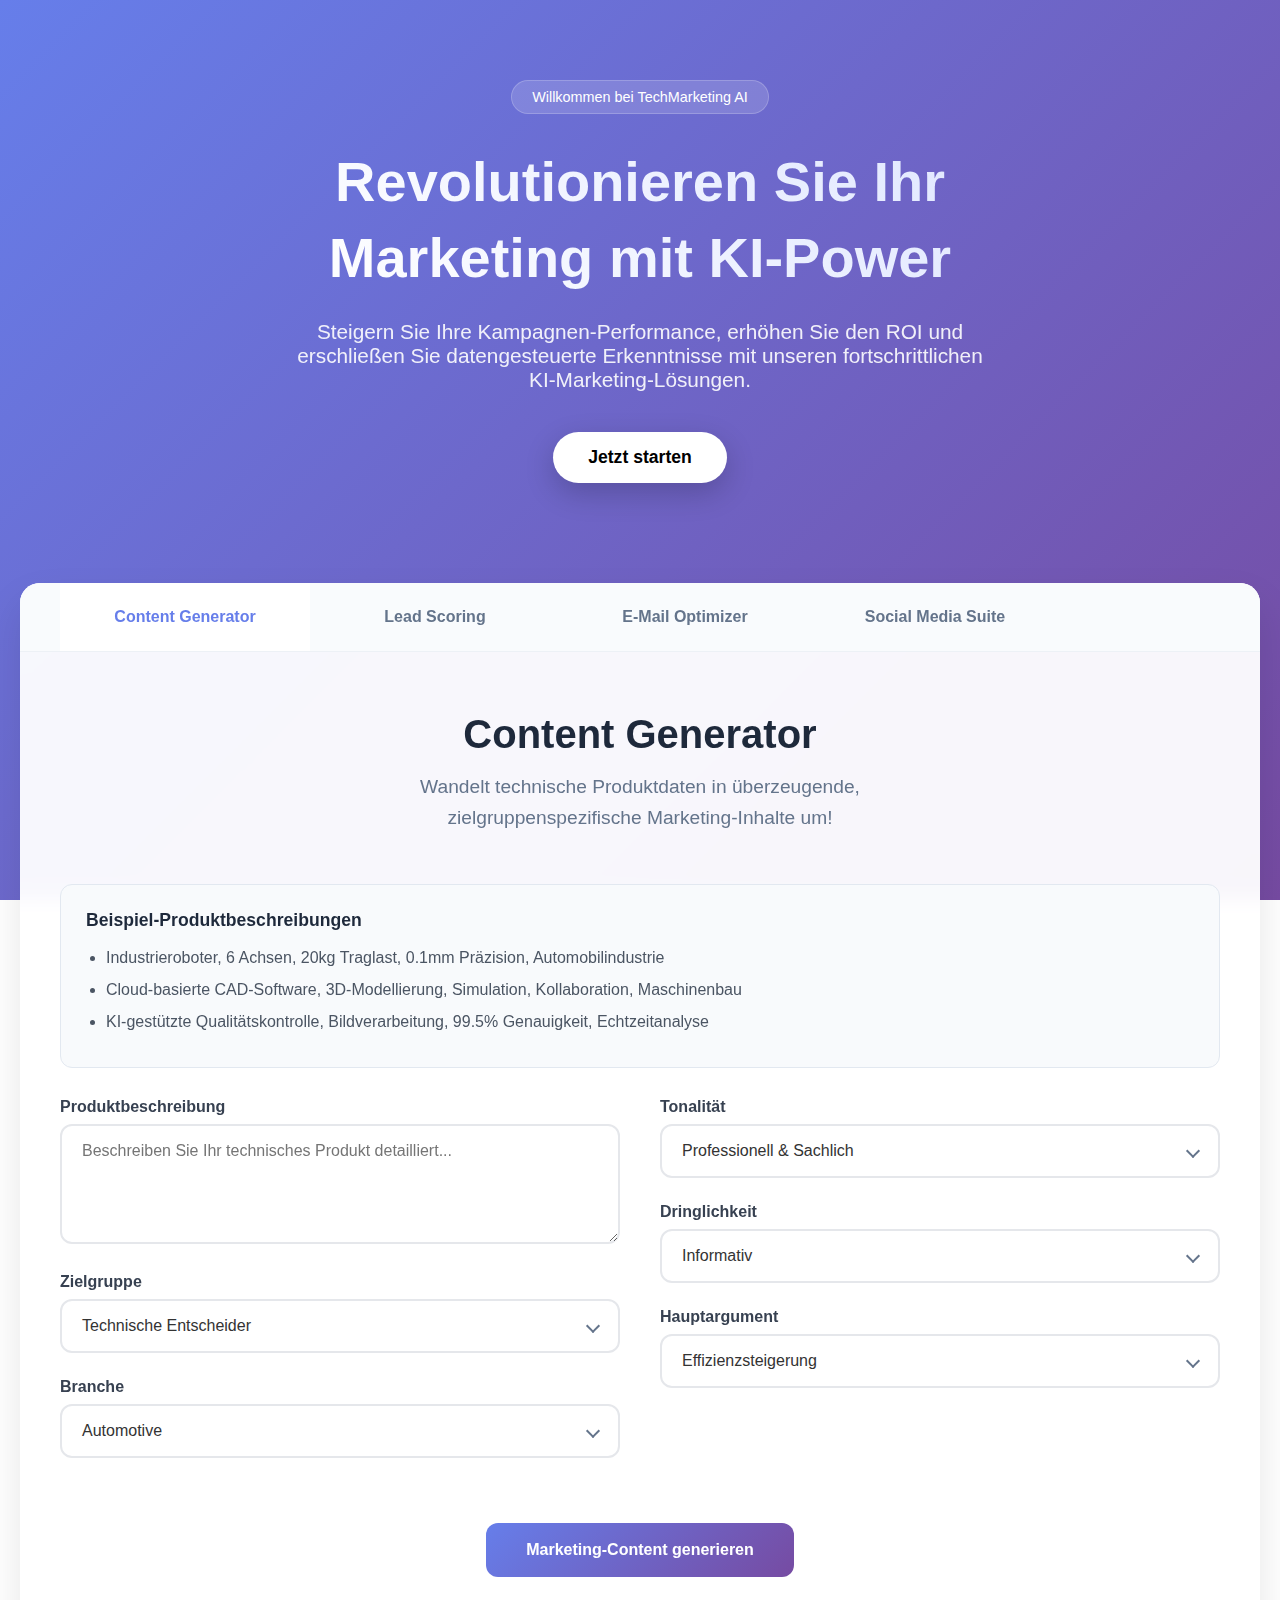
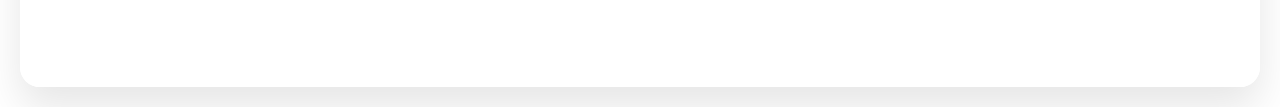
<file: index.html>
<!DOCTYPE html>
<html lang="de">
<head>
    <meta charset="UTF-8">
    <meta name="viewport" content="width=device-width, initial-scale=1.0">
    <title>TechMarketing AI Assistant</title>
    <style>
        * {
            margin: 0;
            padding: 0;
            box-sizing: border-box;
        }
        
        body {
            font-family: -apple-system, BlinkMacSystemFont, 'Segoe UI', Roboto, Oxygen, Ubuntu, Cantarell, sans-serif;
            background: linear-gradient(135deg, #667eea 0%, #764ba2 100%);
            min-height: 100vh;
            color: #333;
            background-attachment: fixed;
        }
        
        .main-container {
            min-height: 100vh;
            display: flex;
            flex-direction: column;
        }
        
        .header {
            background: rgba(255, 255, 255, 0.1);
            backdrop-filter: blur(10px);
            border-bottom: 1px solid rgba(255, 255, 255, 0.2);
            padding: 20px 0;
            position: sticky;
            top: 0;
            z-index: 100;
            display: none;
        }
        
        .nav {
            max-width: 1400px;
            margin: 0 auto;
            display: none;
            justify-content: space-between;
            align-items: center;
            padding: 0 40px;
        }
        
        .logo {
            font-size: 1.8em;
            font-weight: 700;
            color: white;
            text-decoration: none;
        }
        
        .nav-links {
            display: flex;
            gap: 40px;
            list-style: none;
        }
        
        .nav-links a {
            color: rgba(255, 255, 255, 0.9);
            text-decoration: none;
            font-weight: 500;
            transition: color 0.3s ease;
        }
        
        .nav-links a:hover {
            color: white;
        }
        
        .hero-section {
            text-align: center;
            padding: 80px 40px;
            color: white;
            max-width: 1000px;
            margin: 0 auto;
        }
        
        .hero-badge {
            display: inline-block;
            background: rgba(255, 255, 255, 0.15);
            padding: 8px 20px;
            border-radius: 25px;
            font-size: 0.9em;
            margin-bottom: 30px;
            border: 1px solid rgba(255, 255, 255, 0.2);
        }
        
        .hero-title {
            font-size: 3.5em;
            font-weight: 700;
            line-height: 1.35;
            margin-bottom: 25px;
            background: linear-gradient(45deg, #ffffff, #e0e7ff);
            -webkit-background-clip: text;
            -webkit-text-fill-color: transparent;
            background-clip: text;
        }
        
        .hero-subtitle {
            font-size: 1.3em;
            opacity: 0.9;
            margin-bottom: 40px;
            max-width: 700px;
            margin-left: auto;
            margin-right: auto;
            font-weight: 300;
        }
        
        .cta-button {
            background: white;
            color: #000000;
            padding: 15px 35px;
            border-radius: 50px;
            text-decoration: none;
            font-weight: 600;
            font-size: 1.1em;
            transition: all 0.3s ease;
            display: inline-block;
            box-shadow: 0 10px 30px rgba(0, 0, 0, 0.2);
        }
        
        .cta-button:hover {
            transform: translateY(-2px);
            box-shadow: 0 15px 40px rgba(0, 0, 0, 0.3);
        }
        
        .tools-container {
            background: rgba(255, 255, 255, 0.95);
            backdrop-filter: blur(10px);
            flex: 1;
            margin: 20px;
            border-radius: 20px;
            box-shadow: 0 20px 40px rgba(0, 0, 0, 0.1);
        }
        
        .tools-nav {
            background: rgba(248, 250, 252, 0.8);
            backdrop-filter: blur(5px);
            border-bottom: 1px solid rgba(226, 232, 240, 0.5);
            overflow-x: auto;
            border-radius: 20px 20px 0 0;
        }
        
        .tools-nav-inner {
            max-width: 1400px;
            margin: 0 auto;
            display: flex;
            padding: 0 40px;
        }
        
        .tool-tab {
            flex: none; 
            min-width: 250px;
            padding: 25px 20px;
            text-align: center;
            cursor: pointer;
            font-weight: 600;
            color: #64748b;
            transition: all 0.3s ease;
            border-bottom: 3px solid transparent;
            background: none;
            border: none;
            font-size: 1em;
        }
        
        .tool-tab:hover {
            color: #334155;
            background: #f1f5f9;
        }
        
        .tool-tab.active {
            color: #667eea;
            background: rgba(255, 255, 255, 0.9);
            backdrop-filter: blur(10px);
            border-bottom-color: #667eea;
        }
        
        .tool-content {
            max-width: 1400px;
            margin: 0 auto;
            padding: 60px 40px;
        }
        
        .tool-section {
            display: none;
        }
        
        .tool-section.active {
            display: block;
        }
        
        .section-header {
            text-align: center;
            margin-bottom: 50px;
        }
        
        .section-title {
            font-size: 2.5em;
            font-weight: 700;
            color: #1e293b;
            margin-bottom: 15px;
        }
        
        .section-description {
            font-size: 1.2em;
            color: #64748b;
            max-width: 600px;
            margin: 0 auto;
            line-height: 1.6;
        }
        
        .form-grid {
            display: grid;
            gap: 40px;
            margin-bottom: 40px;
        }
        
        .form-grid.two-column {
            grid-template-columns: 1fr 1fr;
        }
        
        .input-group {
            margin-bottom: 25px;
        }
        
        .input-label {
            display: block;
            margin-bottom: 8px;
            font-weight: 600;
            color: #374151;
            font-size: 1em;
        }
        
        .input-field {
            width: 100%;
            padding: 16px 20px;
            border: 2px solid #e5e7eb;
            border-radius: 12px;
            font-size: 16px;
            transition: all 0.3s ease;
            font-family: inherit;
            background: white;
        }
        
        .input-field:focus {
            outline: none;
            border-color: #667eea;
            box-shadow: 0 0 0 3px rgba(102, 126, 234, 0.1);
        }
        
        .input-field.textarea {
            height: 120px;
            resize: vertical;
        }
        
        .custom-select-wrapper {
            position: relative;
            width: 100%;
        }

        .custom-select-trigger {
            position: relative;
            cursor: pointer;
            width: 100%;
            padding: 16px 20px;
            border: 2px solid #e5e7eb;
            border-radius: 12px;
            font-size: 16px;
            background: white;
            transition: all 0.3s ease;
            user-select: none;
        }
        
        .custom-select-trigger::after {
            content: '';
            position: absolute;
            right: 20px;
            top: 50%;
            transform: translateY(-50%) rotate(45deg);
            width: 8px;
            height: 8px;
            border-bottom: 2px solid #64748b;
            border-right: 2px solid #64748b;
            transition: transform 0.3s ease;
        }

        .custom-select.open .custom-select-trigger {
            border-color: #667eea;
            box-shadow: 0 0 0 3px rgba(102, 126, 234, 0.1);
        }

        .custom-select.open .custom-select-trigger::after {
            transform: translateY(-50%) rotate(-135deg);
        }

        .custom-options {
            position: absolute;
            top: 110%;
            left: 0;
            right: 0;
            background: white;
            border: 1px solid #e5e7eb;
            border-radius: 12px;
            z-index: 101;
            box-shadow: 0 10px 20px rgba(0, 0, 0, 0.1);
            opacity: 0;
            visibility: hidden;
            transform: translateY(-10px);
            transition: all 0.3s ease;
        }

        .custom-select.open .custom-options {
            opacity: 1;
            visibility: visible;
            transform: translateY(0);
        }

        .custom-option {
            padding: 16px 20px;
            cursor: pointer;
            transition: background-color 0.2s ease;
            border-bottom: 1px solid #e5e7eb; 
        }

        .custom-option:last-child {
            border-bottom: none;
        }

        .custom-option:hover,
        .custom-option.selected {
            background-color: #f1f5f9;
            color: #667eea;
            font-weight: 500;
        }

        .action-button {
            background: linear-gradient(135deg, #667eea 0%, #764ba2 100%);
            color: white;
            border: none;
            padding: 18px 40px;
            font-size: 16px;
            font-weight: 600;
            border-radius: 12px;
            cursor: pointer;
            transition: all 0.3s ease;
            margin: 30px auto;
            display: block;
            min-width: 250px;
        }
        
        .action-button:hover {
            transform: translateY(-2px);
            box-shadow: 0 10px 25px rgba(102, 126, 234, 0.3);
        }
        
        .action-button:disabled {
            opacity: 0.6;
            cursor: not-allowed;
            transform: none;
        }
        
        .results-section {
            margin-top: 50px;
        }
        
        .result-card {
            background: white;
            border: 1px solid #e5e7eb;
            border-radius: 16px;
            padding: 30px;
            margin: 25px 0;
            box-shadow: 0 4px 6px -1px rgba(0, 0, 0, 0.1);
            transition: all 0.3s ease;
        }
        
        .result-card:hover {
            box-shadow: 0 10px 15px -3px rgba(0, 0, 0, 0.1);
        }
        
        .result-header {
            color: #1e293b;
            margin-bottom: 20px;
            font-size: 1.4em;
            font-weight: 600;
            display: flex;
            align-items: center;
            gap: 12px;
        }
        
        .result-content {
            color: #374151;
            line-height: 1.7;
            white-space: pre-line;
            font-size: 1em;
        }
        
        .score-display {
            text-align: center;
            padding: 40px;
            background: linear-gradient(135deg, #667eea 0%, #764ba2 100%);
            color: white;
            border-radius: 16px;
            margin: 30px 0;
        }
        
        .score-number {
            font-size: 4em;
            font-weight: 700;
            margin-bottom: 10px;
        }
        
        .score-label {
            font-size: 1.3em;
            opacity: 0.9;
        }
        
        .info-card {
            background: #f8fafc;
            border: 1px solid #e2e8f0;
            border-radius: 12px;
            padding: 25px;
            margin-bottom: 30px;
        }
        
        .info-card h4 {
            color: #1e293b;
            margin-bottom: 15px;
            font-size: 1.1em;
            font-weight: 600;
        }
        
        .info-card ul {
            color: #4b5563;
            padding-left: 20px;
        }
        
        .info-card li {
            margin-bottom: 8px;
            line-height: 1.5;
        }
        
        .loading {
            text-align: center;
            color: #667eea;
            font-size: 18px;
            margin: 30px 0;
            display: none;
            padding: 20px;
        }
        
        .platform-content {
            border: 1px solid #e5e7eb;
            border-radius: 12px;
            padding: 25px;
            margin: 20px 0;
            background: #fafbfc;
        }
        
        .platform-header {
            color: #1e293b;
            margin-bottom: 15px;
            font-weight: 600;
            font-size: 1.1em;
            display: flex;
            align-items: center;
            gap: 10px;
        }
        
        .platform-icon {
            width: 20px;
            height: 20px;
            border-radius: 4px;
            display: inline-block;
        }
        
        .linkedin { background: #0077b5; }
        .twitter { background: #1da1f2; }
        .facebook { background: #4267b2; }
        .instagram { background: linear-gradient(45deg, #f09433 0%,#e6683c 25%,#dc2743 50%,#cc2366 75%,#bc1888 100%); }
        
        .character-count {
            font-size: 0.9em;
            color: #6b7280;
            text-align: right;
            margin-top: 10px;
            font-style: italic;
        }
        
        .campaign-preview {
            border: 1px solid #d1d5db;
            border-radius: 12px;
            padding: 25px;
            margin: 20px 0;
            background: white;
        }
        
        .campaign-preview h4 {
            color: #667eea;
            margin-bottom: 15px;
            font-size: 1.1em;
            font-weight: 600;
        }
        
        @media (max-width: 768px) {
            .form-grid.two-column {
                grid-template-columns: 1fr;
            }
            
            .hero-title {
                font-size: 2.5em;
            }
            
            .nav {
                padding: 0 20px;
            }
            
            .tool-content {
                padding: 40px 20px;
            }
            
            .tools-nav-inner {
                padding: 0 20px;
            }
            
            .tools-nav {
                overflow-x: auto; 
            }
            
            .tool-tab {
                min-width: 200px;
            }
        }
    </style>
</head>
<body>
    <div class="main-container">
        <header class="header">
            <nav class="nav">
                <a href="#" class="logo">TechMarketing AI</a>
                <ul class="nav-links">
                    <li><a href="#tools">Tools</a></li>
                    <li><a href="#features">Features</a></li>
                    <li><a href="#pricing">Preise</a></li>
                </ul>
            </nav>
        </header>
        
        <section class="hero-section">
            <div class="hero-badge">Willkommen bei TechMarketing AI</div>
            <h1 class="hero-title">Revolutionieren Sie Ihr<br>Marketing mit KI-Power</h1>
            <p class="hero-subtitle">
                Steigern Sie Ihre Kampagnen-Performance, erhöhen Sie den ROI und erschließen Sie 
                datengesteuerte Erkenntnisse mit unseren fortschrittlichen KI-Marketing-Lösungen.
            </p>
            <a href="#tools" class="cta-button">Jetzt starten</a>
        </section>
        
        <div class="tools-container" id="tools">
            <nav class="tools-nav">
                <div class="tools-nav-inner">
                    <button class="tool-tab active" onclick="switchTab('content-generator')">
                        Content Generator
                    </button>
                    <button class="tool-tab" onclick="switchTab('lead-scoring')">
                        Lead Scoring
                    </button>
                    <button class="tool-tab" onclick="switchTab('email-optimizer')">
                        E-Mail Optimizer
                    </button>
                    <button class="tool-tab" onclick="switchTab('social-generator')">
                        Social Media Suite
                    </button>
                </div>
            </nav>
            
            <div class="tool-content">
                <div id="content-generator" class="tool-section active">
                    <div class="section-header">
                        <h2 class="section-title">Content Generator</h2>
                        <p class="section-description">
                            Wandelt technische Produktdaten in überzeugende, zielgruppenspezifische Marketing-Inhalte um!
                        </p>
                    </div>
                    
                    <div class="info-card">
                        <h4>Beispiel-Produktbeschreibungen</h4>
                        <ul>
                            <li>Industrieroboter, 6 Achsen, 20kg Traglast, 0.1mm Präzision, Automobilindustrie</li>
                            <li>Cloud-basierte CAD-Software, 3D-Modellierung, Simulation, Kollaboration, Maschinenbau</li>
                            <li>KI-gestützte Qualitätskontrolle, Bildverarbeitung, 99.5% Genauigkeit, Echtzeitanalyse</li>
                        </ul>
                    </div>
                    
                    <div class="form-grid two-column">
                        <div>
                            <div class="input-group">
                                <label class="input-label" for="productDescription">Produktbeschreibung</label>
                                <textarea id="productDescription" class="input-field textarea" placeholder="Beschreiben Sie Ihr technisches Produkt detailliert..."></textarea>
                            </div>
                            
                            <div class="input-group">
                                <label class="input-label" for="targetAudience">Zielgruppe</label>
                                <select id="targetAudience" class="input-field">
                                    <option value="technical">Technische Entscheider</option>
                                    <option value="management">Management/C-Level</option>
                                    <option value="procurement">Einkauf/Beschaffung</option>
                                    <option value="enduser">End-User</option>
                                </select>
                            </div>
                            
                            <div class="input-group">
                                <label class="input-label" for="industry">Branche</label>
                                <select id="industry" class="input-field">
                                    <option value="automotive">Automotive</option>
                                    <option value="manufacturing">Fertigungsindustrie</option>
                                    <option value="aerospace">Luft- & Raumfahrt</option>
                                    <option value="medical">Medizintechnik</option>
                                </select>
                            </div>
                        </div>
                        
                        <div>
                            <div class="input-group">
                                <label class="input-label" for="contentTone">Tonalität</label>
                                <select id="contentTone" class="input-field">
                                    <option value="professional">Professionell & Sachlich</option>
                                    <option value="innovative">Innovativ & Zukunftsorientiert</option>
                                    <option value="trustworthy">Vertrauensvoll & Etabliert</option>
                                </select>
                            </div>
                            
                            <div class="input-group">
                                <label class="input-label" for="urgency">Dringlichkeit</label>
                                <select id="urgency" class="input-field">
                                    <option value="low">Informativ</option>
                                    <option value="medium">Moderat</option>
                                    <option value="high">Hoch</option>
                                </select>
                            </div>
                            
                            <div class="input-group">
                                <label class="input-label" for="focusMetric">Hauptargument</label>
                                <select id="focusMetric" class="input-field">
                                    <option value="efficiency">Effizienzsteigerung</option>
                                    <option value="cost">Kosteneinsparung</option>
                                    <option value="quality">Qualitätsverbesserung</option>
                                </select>
                            </div>
                        </div>
                    </div>
                    
                    <button class="action-button" onclick="generateContent()">
                        Marketing-Content generieren
                    </button>
                    
                    <div class="loading" id="contentLoading">
                        KI analysiert Produktdaten und erstellt zielgruppenspezifische Inhalte...
                    </div>
                    
                    <div id="contentResults" class="results-section"></div>
                </div>
                
                <div id="lead-scoring" class="tool-section">
                    <div class="section-header">
                        <h2 class="section-title">Lead Scoring</h2>
                        <p class="section-description">
                            Bewertet potenzielle Kunden basierend auf Verhalten, Firmendaten und Interaktionen
                        </p>
                    </div>
                    
                    <div class="info-card">
                        <h4>Scoring-Faktoren</h4>
                        <ul>
                            <li>Unternehmensgröße & Branche</li>
                            <li>Website-Verhalten & Downloads</li>
                            <li>E-Mail-Engagement</li>
                            <li>Demografische Daten</li>
                        </ul>
                    </div>
                    
                    <div class="form-grid two-column">
                        <div>
                            <div class="input-group">
                                <label class="input-label" for="companyName">Unternehmens-E-Mail</label>
                                <input type="text" id="companyName" class="input-field" placeholder="z.B. info@bmw.de">
                            </div>
                            
                            <div class="input-group">
                                <label class="input-label" for="companySize">Unternehmensgröße</label>
                                <select id="companySize" class="input-field">
                                    <option value="startup">Startup (1-50 MA)</option>
                                    <option value="small">Klein (51-200 MA)</option>
                                    <option value="medium">Mittel (201-1000 MA)</option>
                                    <option value="large">Groß (1000+ MA)</option>
                                </select>
                            </div>
                        </div>
                        
                        <div>
                            <div class="input-group">
                                <label class="input-label" for="websiteVisits">Website-Besuche</label>
                                <select id="websiteVisits" class="input-field">
                                    <option value="0">Keine</option>
                                    <option value="1-3">1-3 Besuche</option>
                                    <option value="4-10">4-10 Besuche</option>
                                    <option value="10+">Mehr als 10</option>
                                </select>
                            </div>
                            
                            <div class="input-group">
                                <label class="input-label" for="emailEngagement">E-Mail Engagement</label>
                                <select id="emailEngagement" class="input-field">
                                    <option value="none">Keine E-Mails</option>
                                    <option value="low">Niedrig</option>
                                    <option value="medium">Mittel</option>
                                    <option value="high">Hoch</option>
                                </select>
                            </div>
                        </div>
                    </div>
                    
                    <button class="action-button" onclick="calculateLeadScore()">
                        Lead Score berechnen
                    </button>
                    
                    <div class="loading" id="scoringLoading">
                        KI analysiert Lead-Daten und berechnet Conversion-Wahrscheinlichkeit...
                    </div>
                    
                    <div id="scoringResults" class="results-section"></div>
                </div>
                
                <div id="email-optimizer" class="tool-section">
                    <div class="section-header">
                        <h2 class="section-title">E-Mail Optimizer</h2>
                        <p class="section-description">
                            Personalisiert automatisch E-Mail-Inhalte basierend auf Kundenverhalten
                        </p>
                    </div>
                    
                    <div class="info-card">
                        <h4>Personalisierungsoptionen</h4>
                        <ul>
                            <li>Branchen-spezifische Ansprache</li>
                            <li>Rollen-basierte Inhalte</li>
                            <li>A/B-Test Varianten</li>
                        </ul>
                    </div>
                    
                    <div class="form-grid two-column">
                        <div>
                            <div class="input-group">
                                <label class="input-label" for="emailProduct">Produkt/Service</label>
                                <input type="text" id="emailProduct" class="input-field" placeholder="z.B. Industrieroboter">
                            </div>
                            
                            <div class="input-group">
                                <label class="input-label" for="recipientRole">Empfänger-Rolle</label>
                                <select id="recipientRole" class="input-field">
                                    <option value="technical">Technische Entscheider</option>
                                    <option value="business">Business Entscheider</option>
                                    <option value="user">End-User</option>
                                </select>
                            </div>
                        </div>
                        
                        <div>
                            <div class="input-group">
                                <label class="input-label" for="customerStage">Customer Journey</label>
                                <select id="customerStage" class="input-field">
                                    <option value="cold">Cold Lead</option>
                                    <option value="warm">Warm Lead</option>
                                    <option value="hot">Hot Lead</option>
                                    <option value="customer">Bestandskunde</option>
                                </select>
                            </div>
                            
                            <div class="input-group">
                                <label class="input-label" for="urgencyLevel">Dringlichkeit</label>
                                <select id="urgencyLevel" class="input-field">
                                    <option value="low">Niedrig</option>
                                    <option value="medium">Mittel</option>
                                    <option value="high">Hoch</option>
                                </select>
                            </div>
                        </div>
                    </div>
                    
                    <button class="action-button" onclick="optimizeEmail()">
                        E-Mail-Kampagne optimieren
                    </button>
                    
                    <div class="loading" id="emailLoading">
                        KI optimiert E-Mail-Inhalte basierend auf Kundenprofil...
                    </div>
                    
                    <div id="emailResults" class="results-section"></div>
                </div>
                
                <div id="social-generator" class="tool-section">
                    <div class="section-header">
                        <h2 class="section-title">Social Media Suite</h2>
                        <p class="section-description">
                            Erstellt optimierte Posts für verschiedene Social Media Plattformen
                        </p>
                    </div>
                    
                    <div class="info-card">
                        <h4>Unterstützte Plattformen</h4>
                        <ul>
                            <li>LinkedIn (B2B-fokussiert)</li>
                            <li>Twitter/X (prägnant)</li>
                            <li>Facebook (engagement-orientiert)</li>
                        </ul>
                    </div>
                    
                    <div class="form-grid two-column">
                        <div>
                            <div class="input-group">
                                <label class="input-label" for="socialContent">Basis-Content</label>
                                <textarea id="socialContent" class="input-field textarea" placeholder="z.B. Unser neuer Industrieroboter revolutioniert die Fertigung..."></textarea>
                            </div>
                        </div>
                        
                        <div>
                            <div class="input-group">
                                <label class="input-label" for="socialGoal">Content-Ziel</label>
                                <select id="socialGoal" class="input-field">
                                    <option value="awareness">Brand Awareness</option>
                                    <option value="engagement">Engagement</option>
                                    <option value="leads">Lead-Generierung</option>
                                </select>
                            </div>
                        </div>
                    </div>
                    
                    <button class="action-button" onclick="generateSocialContent()">
                        Multi-Platform Content erstellen
                    </button>
                    
                    <div class="loading" id="socialLoading">
                        KI erstellt plattform-optimierte Posts...
                    </div>
                    
                    <div id="socialResults" class="results-section"></div>
                </div>
            </div>
        </div>
    </div>

    <script>
        function switchTab(tabId) {
            document.querySelectorAll('.tool-tab').forEach(tab => tab.classList.remove('active'));
            document.querySelectorAll('.tool-section').forEach(section => section.classList.remove('active'));
            event.target.classList.add('active'); 
            document.getElementById(tabId).classList.add('active');
        }

        function showLoading(loadingElementId) {
            document.getElementById(loadingElementId).style.display = 'block';
            document.querySelectorAll('.action-button').forEach(button => button.disabled = true);
        }

        function hideLoading(loadingElementId) {
            document.getElementById(loadingElementId).style.display = 'none';
            document.querySelectorAll('.action-button').forEach(button => button.disabled = false);
        }

        document.addEventListener('DOMContentLoaded', function() {
            document.querySelectorAll('select.input-field').forEach(function(selectElement) {
                const wrapper = document.createElement('div');
                wrapper.className = 'custom-select-wrapper';
                selectElement.parentNode.insertBefore(wrapper, selectElement);
                
                const customSelect = document.createElement('div');
                customSelect.className = 'custom-select';
                wrapper.appendChild(customSelect);

                selectElement.style.display = 'none';
                customSelect.appendChild(selectElement);

                const trigger = document.createElement('div');
                trigger.className = 'custom-select-trigger';
                trigger.textContent = selectElement.options[selectElement.selectedIndex].textContent;
                customSelect.appendChild(trigger);
                
                const options = document.createElement('div');
                options.className = 'custom-options';
                
                Array.from(selectElement.options).forEach(function(optionElement, index) {
                    const customOption = document.createElement('div');
                    customOption.className = 'custom-option';
                    customOption.textContent = optionElement.textContent;
                    customOption.dataset.value = optionElement.value;

                    if (selectElement.selectedIndex === index) {
                        customOption.classList.add('selected');
                    }
                    
                    customOption.addEventListener('click', function() {
                        const previouslySelected = options.querySelector('.custom-option.selected');
                        if (previouslySelected) {
                            previouslySelected.classList.remove('selected');
                        }
                        this.classList.add('selected');
                        trigger.textContent = this.textContent;
                        selectElement.value = this.dataset.value;
                        customSelect.classList.remove('open');
                    });
                    
                    options.appendChild(customOption);
                });
                
                customSelect.appendChild(options);
                
                trigger.addEventListener('click', function() {
                    customSelect.classList.toggle('open');
                });
            });

            window.addEventListener('click', function(e) {
                document.querySelectorAll('.custom-select').forEach(function(select) {
                    if (!select.contains(e.target)) {
                        select.classList.remove('open');
                    }
                });
            });
        });

        // --- NEU: Make.com Webhook Konfiguration ---
        const MAKE_WEBHOOKS = {
            leadScoring: 'https://hook.eu2.make.com/3imx9avl2lk9lr8yugjopzknv339977y',
            contentGenerated: 'https://hook.eu1.make.com/YOUR_WEBHOOK_ID_2', 
            emailOptimized: 'https://hook.eu1.make.com/YOUR_WEBHOOK_ID_3',
            socialContent: 'https://hook.eu1.make.com/YOUR_WEBHOOK_ID_4'
        };

        async function sendToMake(webhookUrl, data) {
            try {
                const response = await fetch(webhookUrl, {
                    method: 'POST',
                    headers: {
                        'Content-Type': 'application/json',
                    },
                    body: JSON.stringify({
                        timestamp: new Date().toISOString(),
                        source: 'TechMarketing_AI',
                        tool_version: '1.0',
                        ...data
                    })
                });
                
                if (response.ok) {
                    showMakeSuccess();
                    return await response.json();
                }
            } catch (error) {
                console.error('Make webhook error:', error);
            }
        }

        function showMakeSuccess() {
            const notification = document.createElement('div');
            notification.style.cssText = `
                position: fixed; top: 20px; right: 20px; background: #6366f1; 
                color: white; padding: 15px 20px; border-radius: 8px; z-index: 1000;
                font-weight: 600; box-shadow: 0 4px 12px rgba(99, 102, 241, 0.3);
            `;
            notification.textContent = '⚡ Make.com Scenario ausgelöst!';
            document.body.appendChild(notification);
            setTimeout(() => notification.remove(), 3000);
        }
        // --- Ende der Make.com Konfiguration ---

        // Content Generator
        function generateContent() {
            const productDesc = document.getElementById('productDescription').value.trim();
            const targetAudience = document.getElementById('targetAudience').value;
            const industry = document.getElementById('industry').value;
            const contentTone = document.getElementById('contentTone').value;
            const urgency = document.getElementById('urgency').value;
            const focusMetric = document.getElementById('focusMetric').value;
            const resultsDiv = document.getElementById('contentResults');
            
            if (!productDesc) {
                alert('Bitte geben Sie eine Produktbeschreibung ein!');
                return;
            }
            
            // Webhook Aufruf
            sendToMake(MAKE_WEBHOOKS.contentGenerated, { productDesc, targetAudience, industry, contentTone, urgency, focusMetric });

            showLoading('contentLoading');
            resultsDiv.innerHTML = ''; 

            setTimeout(() => {
                const generatedText = `
                    <div class="result-card">
                        <h3 class="result-header">Marketing-Beschreibung</h3>
                        <p class="result-content">
                            Revolutionäre Lösung für Ihre ${industry}-Industrie: ${productDesc}
                            Maßgeschneidert für ${targetAudience} mit ${contentTone} Tonalität und Fokus auf ${focusMetric}.
                            Unsere fortschrittliche Technologie bietet:
                            • Höchste Präzision und Zuverlässigkeit
                            • Nachgewiesene Effizienzsteigerung und Kosteneinsparungen
                            • Nahtlose Integration in bestehende Systeme
                            • Deutsche Premium-Qualität mit 24/7 Support
                            Handeln Sie jetzt, um Ihre ${focusMetric} zu maximieren! Fordern Sie noch heute eine kostenlose Beratung an!
                        </p>
                    </div>
                `;
                resultsDiv.innerHTML = generatedText;
                hideLoading('contentLoading');
            }, 2000);
        }

        // Lead Scoring
        function calculateLeadScore() {
            const companyEmail = document.getElementById('companyName').value.trim();
            const companySize = document.getElementById('companySize').value;
            const websiteVisits = document.getElementById('websiteVisits').value;
            const emailEngagement = document.getElementById('emailEngagement').value;
            const resultsDiv = document.getElementById('scoringResults');

            if (!companyEmail) {
                alert('Bitte geben Sie einen Unternehmens-E-Mail ein!');
                return;
            }

            // SCORE ERST BERECHNEN, DANN SENDEN
    let score = 0;
    if (companySize === 'large') score += 30;
    else if (companySize === 'medium') score += 20;
    else if (companySize === 'small') score += 10;
    else if (companySize === 'startup') score += 5;

    if (websiteVisits === '10+') score += 40;
    else if (websiteVisits === '4-10') score += 25;
    else if (websiteVisits === '1-3') score += 10;

    if (emailEngagement === 'high') score += 30;
    else if (emailEngagement === 'medium') score += 15;
    else if (emailEngagement === 'low') score += 5;

    // PRIORITÄT BESTIMMEN
    let priority = '';
    let scoreDescription = '';
    if (score >= 80) {
        priority = 'HOT';
        scoreDescription = 'Sehr hohes Potenzial (Hot Lead)';
    } else if (score >= 50) {
        priority = 'WARM';
        scoreDescription = 'Hohes Potenzial (Warm Lead)';
    } else {
        priority = 'COLD';
        scoreDescription = 'Mäßiges Potenzial (Cold Lead)';
    }

            // Webhook Aufruf
            // Company Name aus E-Mail extrahieren
const company = companyEmail.includes('@') ? companyEmail.split('@')[1].split('.')[0] : companyEmail;

sendToMake(MAKE_WEBHOOKS.leadScoring, { 
    email: companyEmail,  // Für HubSpot
    company: company,     // Extrahiert aus E-Mail
    score: score,                    // ← NEU
    priority: priority,              // ← NEU  
    scoreDescription: scoreDescription, // ← NEU
    companySize, 
    websiteVisits, 
    emailEngagement 
});
            showLoading('scoringLoading');
            resultsDiv.innerHTML = '';

            setTimeout(() => {
                let score = 0;
                if (companySize === 'large') score += 30;
                else if (companySize === 'medium') score += 20;
                else if (companySize === 'small') score += 10;

                if (websiteVisits === '10+') score += 40;
                else if (websiteVisits === '4-10') score += 25;
                else if (websiteVisits === '1-3') score += 10;

                if (emailEngagement === 'high') score += 30;
                else if (emailEngagement === 'medium') score += 15;
                else if (emailEngagement === 'low') score += 5;

                let scoreDescription = '';
                if (score >= 80) scoreDescription = 'Sehr hohes Potenzial (Hot Lead)';
                else if (score >= 50) scoreDescription = 'Hohes Potenzial (Warm Lead)';
                else scoreDescription = 'Mäßiges Potenzial (Cold Lead)';

                const result = `
                    <div class="score-display">
                        <div class="score-number">${score}</div>
                        <div class="score-label">Lead Score</div>
                    </div>
                    <div class="result-card">
                        <h3 class="result-header">Empfehlung</h3>
                        <p class="result-content">Basierend auf den Eingaben ist der Lead für "${companyName}" ein ${scoreDescription}.</p>
                    </div>
                `;
                resultsDiv.innerHTML = result;
                hideLoading('scoringLoading');
            }, 2000);
        }

        // Email Optimizer
        function optimizeEmail() {
            const emailProduct = document.getElementById('emailProduct').value.trim();
            const recipientRole = document.getElementById('recipientRole').value;
            const customerStage = document.getElementById('customerStage').value;
            const urgencyLevel = document.getElementById('urgencyLevel').value;
            const resultsDiv = document.getElementById('emailResults');

            if (!emailProduct) {
                alert('Bitte geben Sie ein Produkt/Service für die E-Mail ein!');
                return;
            }
            
            // Webhook Aufruf
            sendToMake(MAKE_WEBHOOKS.emailOptimized, { emailProduct, recipientRole, customerStage, urgencyLevel });

            showLoading('emailLoading');
            resultsDiv.innerHTML = '';

            setTimeout(() => {
                let subjectLine = '';
                let emailBody = '';

                switch (customerStage) {
                    case 'cold':
                        subjectLine = `Entdecken Sie, wie ${emailProduct} Ihr Geschäft transformiert!`;
                        emailBody = `Sehr geehrte/r Entscheidungsträger/in,\n\nwir möchten Ihnen ${emailProduct} vorstellen – eine Lösung, die darauf ausgelegt ist, Ihre Herausforderungen zu meistern.\n\nErfahren Sie, wie Sie mit ${emailProduct} Ihre Prozesse optimieren können.\nWir freuen uns auf Ihre Kontaktaufnahme.`;
                        break;
                    case 'warm':
                        subjectLine = `Neue Einblicke zu ${emailProduct} – speziell für Sie!`;
                        emailBody = `Sehr geehrte/r ${recipientRole}-Entscheider/in,\n\nwir freuen uns über Ihr Interesse an ${emailProduct}. Basierend auf Ihren Präferenzen haben wir exklusive Informationen zusammengestellt, die Ihnen helfen, das volle Potenzial zu erkennen.\n\nKlicken Sie hier für eine personalisierte Demo: [Link zur Demo]\nWir sind überzeugt, dass ${emailProduct} Ihre Erwartungen übertreffen wird.`;
                        break;
                    case 'hot':
                        subjectLine = `Ihr exklusives Angebot für ${emailProduct} – nur für kurze Zeit!`;
                        emailBody = `Hallo!\n\nEs scheint, Sie sind bereit, mit ${emailProduct} den nächsten Schritt zu gehen. Als Ausdruck unserer Wertschätzung haben wir ein spezielles Angebot für Sie vorbereitet, das perfekt zu Ihren Anforderungen als ${recipientRole} passt.\n\nDieses Angebot ist ${urgencyLevel === 'high' ? 'nur für kurze Zeit verfügbar' : 'zeitlich begrenzt'}. Verpassen Sie nicht die Gelegenheit, Ihre ${emailProduct}-Implementierung zu starten.\n\nJetzt zugreifen: [Link zum Angebot]`;
                        break;
                    case 'customer':
                        subjectLine = `Bleiben Sie dran: Updates & Best Practices für Ihr ${emailProduct}`;
                        emailBody = `Liebe/r Kunde/in,\n\nwir hoffen, dass Sie mit ${emailProduct} weiterhin hervorragende Ergebnisse erzielen. Wir haben spannende Updates und Best Practices für Sie, die Ihnen helfen, noch mehr aus Ihrer Lösung herauszuholen.\n\nEntdecken Sie neue Funktionen und Tipps: [Link zu Updates]\nVielen Dank für Ihr Vertrauen in uns!`;
                        break;
                }

                const result = `
                    <div class="result-card">
                        <h3 class="result-header">Optimierter E-Mail Betreff</h3>
                        <p class="result-content">${subjectLine}</p>
                    </div>
                    <div class="result-card">
                        <h3 class="result-header">Optimierter E-Mail Inhalt</h3>
                        <p class="result-content">${emailBody}</p>
                    </div>
                `;
                resultsDiv.innerHTML = result;
                hideLoading('emailLoading');
            }, 2000);
        }

        // Social Media Generator
        function generateSocialContent() {
            const socialContent = document.getElementById('socialContent').value.trim();
            const socialGoal = document.getElementById('socialGoal').value;
            const resultsDiv = document.getElementById('socialResults');

            if (!socialContent) {
                alert('Bitte geben Sie einen Basis-Content für Social Media ein!');
                return;
            }

            // Webhook Aufruf
            sendToMake(MAKE_WEBHOOKS.socialContent, { socialContent, socialGoal });

            showLoading('socialLoading');
            resultsDiv.innerHTML = '';

            setTimeout(() => {
                let linkedinPost = '';
                let twitterPost = '';
                let facebookPost = '';

                linkedinPost = `**LinkedIn (B2B, Professional):**\n"${socialContent}"\n\n${socialGoal === 'awareness' ? 'Erfahren Sie, wie diese Innovation Ihre Branche voranbringen kann. #Innovation #TechMarketing #B2B' : ''}${socialGoal === 'engagement' ? 'Was denken Sie darüber? Diskutieren Sie mit uns! #FutureTech #BusinessInnovation' : ''}${socialGoal === 'leads' ? 'Fordern Sie jetzt eine Demo an und entdecken Sie das volle Potenzial: [Link zur Landing Page] #LeadGeneration #Solution' : ''}`;
                twitterPost = `**Twitter/X (Concise, Engaging):**\n"${socialContent.substring(0, 150)}..."\n\n${socialGoal === 'awareness' ? 'Game-Changer in der Tech-Welt! #TechNews #Innovation' : ''}${socialGoal === 'engagement' ? 'Ihre Meinung zählt! 👇 #TechTalk #FutureOfWork' : ''}${socialGoal === 'leads' ? 'Jetzt mehr erfahren & Demo buchen! [Kurzlink] #TechSolutions #GetStarted' : ''}`;
                facebookPost = `**Facebook (Community, Engagement):**\n"${socialContent}"\n\n${socialGoal === 'awareness' ? 'Wir sind stolz, Ihnen unsere neueste Innovation vorstellen zu dürfen! Teilen Sie diesen Beitrag, wenn Sie begeistert sind! ✨ #TechCommunity #DigitalMarketing' : ''}${socialGoal === 'engagement' ? 'Welchen Einfluss hat das auf Ihren Alltag? Kommentieren Sie unten! 👇 Wir freuen uns auf Ihre Gedanken! #InnovationForYou #Technology' : ''}${socialGoal === 'leads' ? 'Bereit, den nächsten Schritt zu gehen? Besuchen Sie unsere Website für alle Details und ein spezielles Angebot: [Link zur Website] #ExclusiveOffer #TechDeals' : ''}`;

                const result = `
                    <div class="platform-content">
                        <h4 class="platform-header"><span class="platform-icon linkedin"></span> LinkedIn Post</h4>
                        <p class="result-content">${linkedinPost}</p>
                    </div>
                    <div class="platform-content">
                        <h4 class="platform-header"><span class="platform-icon twitter"></span> Twitter/X Post</h4>
                        <p class="result-content">${twitterPost}</p>
                    </div>
                    <div class="platform-content">
                        <h4 class="platform-header"><span class="platform-icon facebook"></span> Facebook Post</h4>
                        <p class="result-content">${facebookPost}</p>
                    </div>
                    `;
                resultsDiv.innerHTML = result;
                hideLoading('socialLoading');
            }, 2000);
        }
    </script>
</body>
</html>
</file>
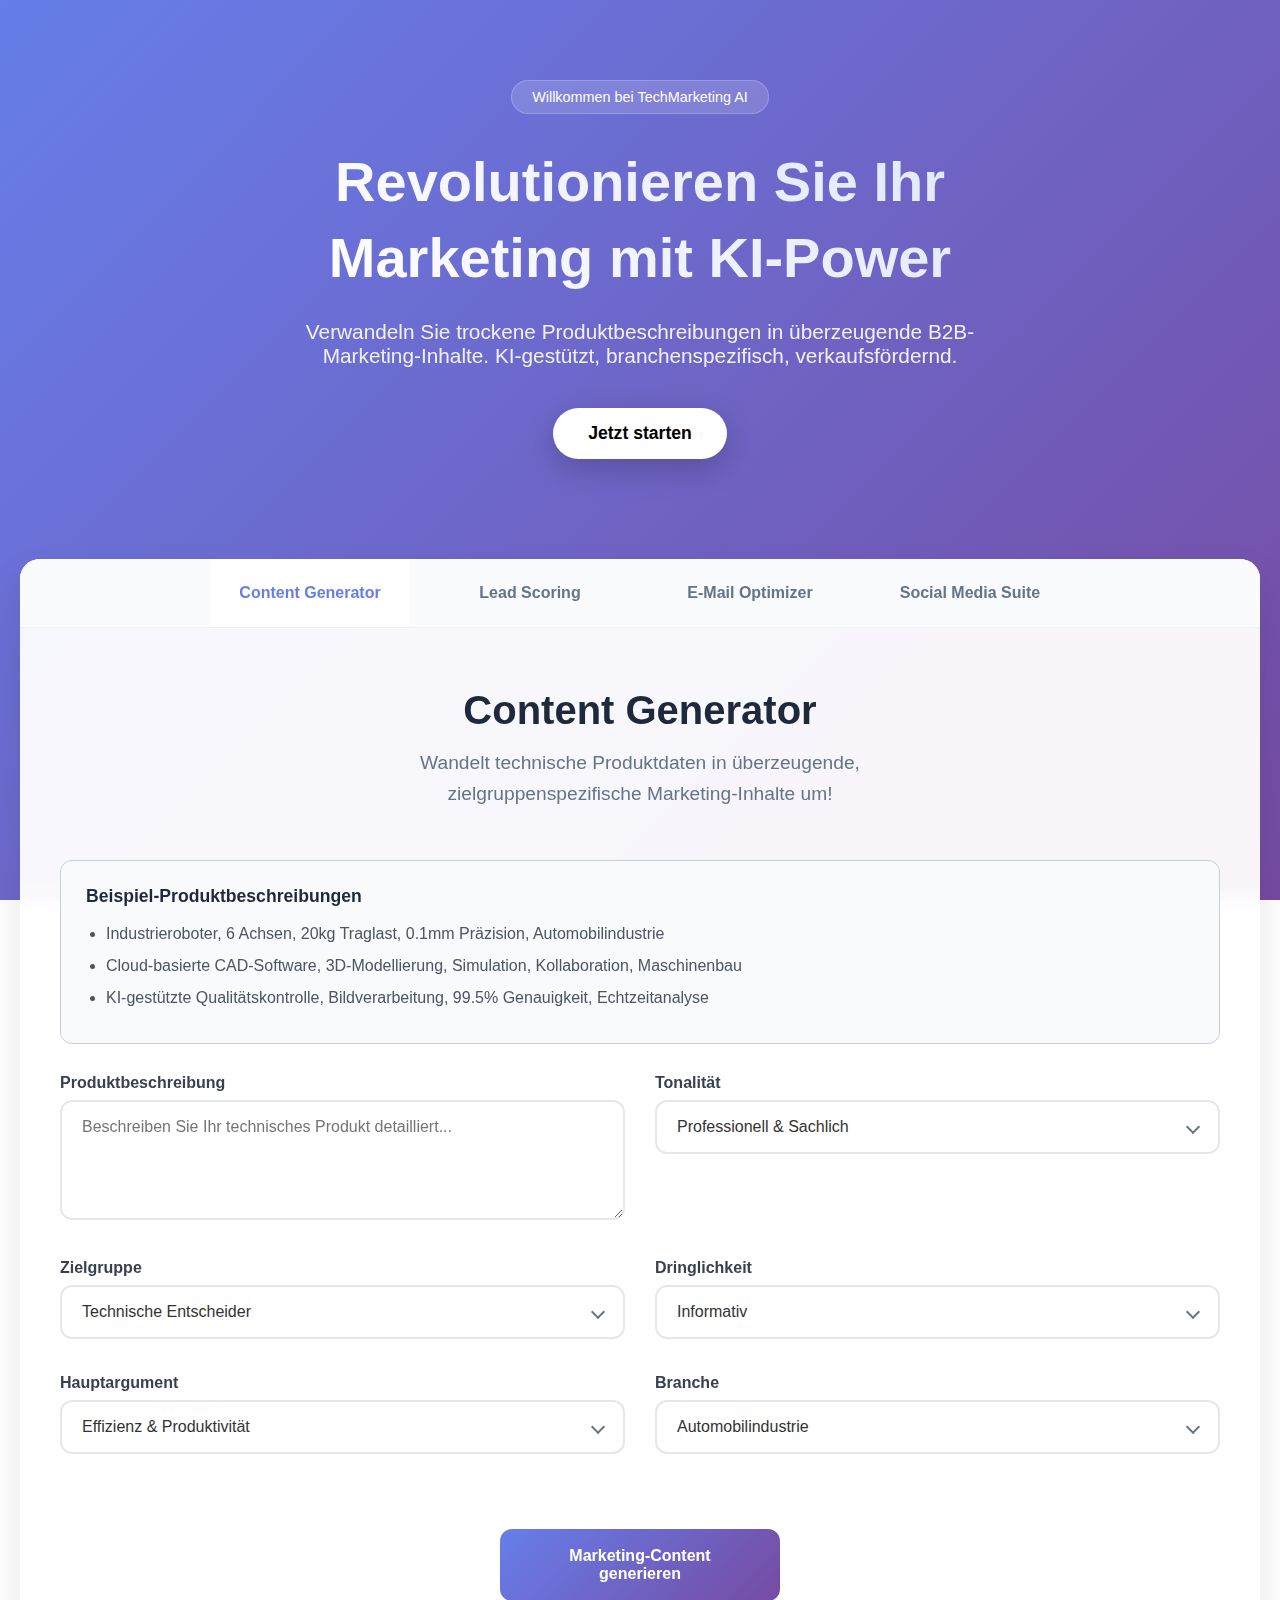
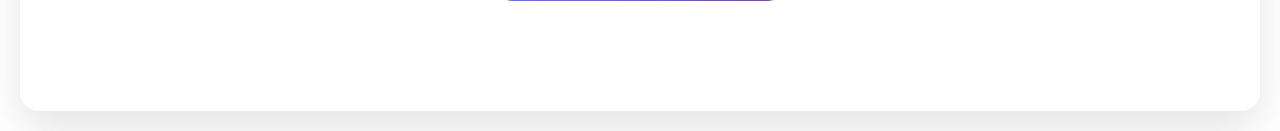
<file: docs/index.html>
<!DOCTYPE html>
<html lang="de">
<head>
    <meta charset="UTF-8">
    <meta name="viewport" content="width=device-width, initial-scale=1.0">
    <title>TechMarketing Assistant</title>
    
    <link rel="stylesheet" href="css/style.css">
    
</head>
<body>
    
    <div class="main-container">
        <div class="hero-section">
            <div class="hero-badge">Willkommen bei TechMarketing AI</div>
            <h1 class="hero-title">Revolutionieren Sie Ihr<br>Marketing mit KI-Power</h1>
            <p class="hero-subtitle">Verwandeln Sie trockene Produktbeschreibungen in überzeugende B2B-Marketing-Inhalte. KI-gestützt, branchenspezifisch, verkaufsfördernd.</p>
            <a href="#tools" class="cta-button">Jetzt starten</a>
        </div>

        <div class="tools-container" id="tools">
            <nav class="tools-nav">
                <div class="tools-nav-inner">
                    <button class="tool-tab active" onclick="switchTab('contentGenerator')">
                        Content Generator
                    </button>
                    <button class="tool-tab" onclick="switchTab('leadScoring')">
                        Lead Scoring
                    </button>
                    <button class="tool-tab" onclick="switchTab('emailOptimizer')">
                        E-Mail Optimizer
                    </button>
                    <button class="tool-tab" onclick="switchTab('socialContent')">
                        Social Media Suite
                    </button>
                </div>
            </nav>

            <div class="tool-content">
                <!-- Content Generator Section -->
                <div id="contentGenerator" class="tool-section active">
                    <div class="section-header">
                        <h2 class="section-title">Content Generator</h2>
                        <p class="section-description">
                            Wandelt technische Produktdaten in überzeugende, zielgruppenspezifische Marketing-Inhalte um!
                        </p>
                    </div>

                    <div class="info-card">
                        <h4>Beispiel-Produktbeschreibungen</h4>
                        <ul>
                            <li>Industrieroboter, 6 Achsen, 20kg Traglast, 0.1mm Präzision, Automobilindustrie</li>
                            <li>Cloud-basierte CAD-Software, 3D-Modellierung, Simulation, Kollaboration, Maschinenbau</li>
                            <li>KI-gestützte Qualitätskontrolle, Bildverarbeitung, 99.5% Genauigkeit, Echtzeitanalyse</li>
                        </ul>
                    </div>

                    <div class="form-grid content-layout">
    <div class="input-group description-field">
        <label class="input-label">Produktbeschreibung</label>
        <textarea id="productDescription" class="input-field textarea" 
            placeholder="Beschreiben Sie Ihr technisches Produkt detailliert..."></textarea>
    </div>

    <div class="input-group tonality-field">
        <label class="input-label">Tonalität</label>
        <select id="contentTone" class="input-field">
            <option value="professional">Professionell & Sachlich</option>
            <option value="friendly">Freundlich & Zugänglich</option>
            <option value="urgent">Dringlich & Überzeugend</option>
            <option value="innovative">Innovativ & Visionär</option>
        </select>
    </div>

    <div class="input-group target-field">
        <label class="input-label">Zielgruppe</label>
        <select id="targetAudience" class="input-field">
            <option value="b2b">Technische Entscheider</option>
            <option value="technical">End-User</option>
            <option value="management">Management/C-Level</option>
            <option value="procurement">Einkauf</option>
        </select>
    </div>

    <div class="input-group urgency-field">
        <label class="input-label">Dringlichkeit</label>
        <select id="urgency" class="input-field">
            <option value="low">Informativ</option>
            <option value="medium">Überzeugend</option>
            <option value="high">Handlungsauffordernd</option>
        </select>
    </div>

    <div class="input-group argument-field">
        <label class="input-label">Hauptargument</label>
        <select id="focusMetric" class="input-field">
            <option value="efficiency">Effizienz & Produktivität</option>
            <option value="quality">Qualität & Präzision</option>
            <option value="cost">Kosteneinsparung</option>
            <option value="innovation">Innovation & Technologie</option>
        </select>
    </div>

    <div class="input-group industry-field">
        <label class="input-label">Branche</label>
        <select id="industry" class="input-field">
            <option value="automotive">Automobilindustrie</option>
            <option value="manufacturing">Produktion & Fertigung</option>
            <option value="aerospace">Luft- & Raumfahrt</option>
            <option value="energy">Energiewirtschaft</option>
            <option value="tech">Technologie</option>
        </select>
    </div>
</div>

                    <button class="action-button" onclick="generateContent()">
                        Marketing-Content generieren
                    </button>

                    <div class="loading" id="contentLoading">
                        Generiere personalisierten Marketing-Content...
                    </div>

                    <div id="contentResults" class="results-section"></div>
                </div>

                <!-- Lead Scoring Section -->
                <div id="leadScoring" class="tool-section">
                    <div class="section-header">
                        <h2 class="section-title">Lead Scoring</h2>
                        <p class="section-description">
                            Bewerten Sie automatisch das Potenzial Ihrer Leads!
                        </p>
                    </div>

                    <div class="info-card">
                        <h4>Scoring-Faktoren</h4>
                        <ul>
                            <li>Unternehmensgröße & Branche</li>
                            <li>Website-Verhalten & Downloads</li>
                            <li>E-Mail-Engagement</li>
                        </ul>
                    </div>

                   <div class="form-grid lead-layout">
    <div class="input-group email-field">
        <label class="input-label">Unternehmens-E-Mail</label>
        <input type="email" id="companyName" class="input-field" 
            placeholder="z.B. info@bmw.de">
    </div>

    <div class="input-group website-field">
        <label class="input-label">Website-Besuche</label>
        <select id="websiteVisits" class="input-field">
            <option value="none">Keine</option>
            <option value="1-3">1-3 Besuche</option>
            <option value="4-10">4-10 Besuche</option>
            <option value="10+">10+ Besuche</option>
        </select>
    </div>

    <div class="input-group size-field">
        <label class="input-label">Unternehmensgröße</label>
        <select id="companySize" class="input-field">
            <option value="startup">Startup (1-50 MA)</option>
            <option value="small">Klein (51-250 MA)</option>
            <option value="medium">Mittel (251-1000 MA)</option>
            <option value="large">Groß (1000+ MA)</option>
        </select>
    </div>

    <div class="input-group engagement-field">
        <label class="input-label">E-Mail Engagement</label>
        <select id="emailEngagement" class="input-field">
            <option value="none">Keine E-Mails</option>
            <option value="low">Niedrig (nur öffnen)</option>
            <option value="medium">Mittel (öffnen + klicken)</option>
            <option value="high">Hoch (mehrfach klicken)</option>
        </select>
    </div>
</div>

                    <button class="action-button" onclick="calculateLeadScore()">
                        Lead Score berechnen
                    </button>

                    <div class="loading" id="scoringLoading">
                        Analysiere Lead-Daten...
                    </div>

                    <div id="scoringResults" class="results-section"></div>
                </div>

                <!-- Email Optimizer Section -->
                <div id="emailOptimizer" class="tool-section">
                    <div class="section-header">
                        <h2 class="section-title">E-Mail Optimizer</h2>
                        <p class="section-description">
                            Optimieren Sie Ihre E-Mail-Kampagnen für maximale Wirkung!
                        </p>
                    </div>

                     <div class="info-card">
                        <h4>Personalisierungsoptionen</h4>
                        <ul>
                            <li>Branchenspezifische Ansprache</li>
                            <li>Rollenbasierte Inhalte</li>
                        </ul>
                    </div>

                   <div class="form-grid email-layout">
    <div class="input-group product-field">
        <label class="input-label">Produkt/Service für E-Mail</label>
        <input type="text" id="emailProduct" class="input-field" 
            placeholder="z.B. CRM-Software, Beratungsservice...">
    </div>

    <div class="input-group role-field">
        <label class="input-label">Empfänger-Rolle</label>
        <select id="recipientRole" class="input-field">
            <option value="ceo">CEO/Geschäftsführer</option>
            <option value="marketing">Marketing Manager</option>
            <option value="sales">Vertriebsleiter</option>
            <option value="it">IT-Entscheider</option>
            <option value="hr">HR-Manager</option>
        </select>
    </div>

    <div class="input-group stage-field">
        <label class="input-label">Kunden-Stage</label>
        <select id="customerStage" class="input-field">
            <option value="cold">Cold Lead (erstes Mal kontaktiert)</option>
            <option value="warm">Warm Lead (hat Interesse gezeigt)</option>
            <option value="hot">Hot Lead (kurz vor Abschluss)</option>
            <option value="customer">Bestehender Kunde</option>
        </select>
    </div>

    <div class="input-group urgency-email-field">
        <label class="input-label">Dringlichkeitsstufe</label>
        <select id="urgencyLevel" class="input-field">
            <option value="low">Niedrig</option>
            <option value="medium">Mittel</option>
            <option value="high">Hoch</option>
            <option value="critical">Kritisch</option>
        </select>
    </div>
</div>
                    <button class="action-button" onclick="optimizeEmail()">
                        E-Mail optimieren
                    </button>

                    <div class="loading" id="emailLoading">
                        Erstelle optimierte E-Mail...
                    </div>

                    <div id="emailResults" class="results-section"></div>
                </div>

                <!-- Social Content Section -->
                <div id="socialContent" class="tool-section">
                    <div class="section-header">
                        <h2 class="section-title">Social Media Suite</h2>
                        <p class="section-description">
                            Erstellen Sie plattformspezifische Social Media Posts!
                        </p>
                    </div>

                    <div class="info-card">
                        <h4>Unterstützte Plattformen</h4>
                        <ul>
                            <li>LinkedIn (B2B-fokussiert)</li>
                            <li>Twitter/X (prägnant)</li>
                            <li>Facebook (engagement-orientiert)</li>
                        </ul>
                    </div>

                   <div class="form-grid social-layout">
    <div class="input-group content-field">
        <label class="input-label">Basis-Content</label>
       <textarea id="socialContentInput" class="input-field textarea" 
    placeholder="Beschreiben Sie Ihren Post-Inhalt..."></textarea>
    </div>

    <div class="input-group goal-field">
        <label class="input-label">Social Media Ziel</label>
        <select id="socialGoal" class="input-field">
            <option value="engagement">Engagement erhöhen</option>
            <option value="traffic">Website-Traffic</option>
            <option value="leads">Lead-Generierung</option>
            <option value="awareness">Brand Awareness</option>
            <option value="sales">Direkter Verkauf</option>
        </select>
    </div>
</div>

                    <button class="action-button" onclick="generateSocialContent()">
                        Social Posts erstellen
                    </button>

                    <div class="loading" id="socialLoading">
                        Erstelle plattformspezifische Posts...
                    </div>

                    <div id="socialResults" class="results-section"></div>
                </div>
            </div>
        </div>
    </div>

    <!-- Lead Capture Modal -->
    <div id="leadCaptureModal" class="modal-overlay">
        <div class="modal-content">
            <button class="modal-close" onclick="closeLeadModal()">×</button>
            
            <div class="modal-header">
                <h3>Lassen Sie sich den generierten Marketing-Content direkt zusenden!</h3>
                <p>Erhalten Sie Ihre personalisierten Marketing-Texte als PDF</p>
            </div>

            <div class="benefits">
                <h4>Was Sie erhalten:</h4>
                <ul>
                    <li>Alle generierten Marketing-Texte als PDF</li>
                    <li>Exklusive Tipps für B2B-Marketing</li>
                </ul>
            </div>

            <form class="lead-form" onsubmit="submitLeadForm(event)">
                <div class="form-group">
                    <label for="leadName">Vollständiger Name</label>
                    <input type="text" id="leadName" name="leadName" required 
                           placeholder="z.B. Max Mustermann">
                </div>

                <div class="form-group">
                    <label for="leadEmail">E-Mail-Adresse</label>
                    <input type="email" id="leadEmail" name="leadEmail" required 
                           placeholder="z.B. max@unternehmen.de">
                </div>

                <div class="form-group">
                    <label for="leadCompany">Unternehmen (optional)</label>
                    <input type="text" id="leadCompany" name="leadCompany" 
                           placeholder="z.B. Mustermann GmbH">
                </div>

                <button type="submit" class="submit-btn" id="submitBtn">
                    Content per E-Mail erhalten
                </button>
            </form>

            <div class="success-message" id="successMessage">
                <h4>Vielen Dank!</h4>
                <p>Ihre Marketing-Inhalte werden in wenigen Minuten an Ihre E-Mail-Adresse gesendet.</p>
            </div>
        </div>
    </div>

    <script src="js/main.js"></script>
    
</body>
</html>
</file>
<file: docs/css/style.css>
/* Reset und Base Styles */
* {
    margin: 0;
    padding: 0;
    box-sizing: border-box;
}

body {
    font-family: -apple-system, BlinkMacSystemFont, 'Segoe UI', Roboto, Oxygen, Ubuntu, Cantarell, sans-serif;
    background: linear-gradient(135deg, #667eea 0%, #764ba2 100%);
    min-height: 100vh;
    color: #333;
    background-attachment: fixed;
}

/* Layout Container */
.main-container {
    min-height: 100vh;
    display: flex;
    flex-direction: column;
}

/* Header Styles */
.header {
    background: rgba(255, 255, 255, 0.1);
    backdrop-filter: blur(10px);
    border-bottom: 1px solid rgba(255, 255, 255, 0.2);
    padding: 20px 0;
    position: sticky;
    top: 0;
    z-index: 100;
    display: none;
}

.nav {
    max-width: 1400px;
    margin: 0 auto;
    display: none;
    justify-content: space-between;
    align-items: center;
    padding: 0 40px;
}

.logo {
    font-size: 1.8em;
    font-weight: 700;
    color: white;
    text-decoration: none;
}

.nav-links {
    display: flex;
    gap: 40px;
    list-style: none;
}

.nav-links a {
    color: rgba(255, 255, 255, 0.9);
    text-decoration: none;
    font-weight: 500;
    transition: color 0.3s ease;
}

.nav-links a:hover {
    color: white;
}

/* Hero Section */
.hero-section {
    text-align: center;
    padding: 80px 40px;
    color: white;
    max-width: 1000px;
    margin: 0 auto;
}

.hero-badge {
    display: inline-block;
    background: rgba(255, 255, 255, 0.15);
    padding: 8px 20px;
    border-radius: 25px;
    font-size: 0.9em;
    margin-bottom: 30px;
    border: 1px solid rgba(255, 255, 255, 0.2);
}

.hero-title {
    font-size: 3.5em;
    font-weight: 700;
    line-height: 1.35;
    margin-bottom: 25px;
    background: linear-gradient(45deg, #ffffff, #e0e7ff);
    -webkit-background-clip: text;
    -webkit-text-fill-color: transparent;
    background-clip: text;
}

.hero-subtitle {
    font-size: 1.3em;
    opacity: 0.9;
    margin-bottom: 40px;
    max-width: 700px;
    margin-left: auto;
    margin-right: auto;
    font-weight: 300;
}

.cta-button {
    background: white;
    color: #000000;
    padding: 15px 35px;
    border-radius: 50px;
    text-decoration: none;
    font-weight: 600;
    font-size: 1.1em;
    transition: all 0.3s ease;
    display: inline-block;
    box-shadow: 0 10px 30px rgba(0, 0, 0, 0.2);
}

.cta-button:hover {
    transform: translateY(-2px);
    box-shadow: 0 15px 40px rgba(0, 0, 0, 0.3);
}

/* Tools Container */
.tools-container {
    background: rgba(255, 255, 255, 0.95);
    backdrop-filter: blur(10px);
    flex: 1;
    margin: 20px;
    border-radius: 20px;
    box-shadow: 0 20px 40px rgba(0, 0, 0, 0.1);
}

.tools-nav {
    background: rgba(248, 250, 252, 0.8);
    backdrop-filter: blur(5px);
    border-bottom: 1px solid rgba(226, 232, 240, 0.5);
    overflow-x: auto;
    border-radius: 20px 20px 0 0;
    display: flex;
    justify-content: center;
}

.tools-nav-inner {
    max-width: 1400px;
    margin: 0 auto;
    display: flex;
    justify-content: center;
    gap: 20px;
    padding: 0 40px;
}

.tool-tab {
    flex: 0 0 auto; 
    min-width: 200px;
    max-width: 250px;
    padding: 25px 20px;
    text-align: center;
    cursor: pointer;
    font-weight: 600;
    color: #64748b;
    transition: all 0.3s ease;
    border-bottom: 3px solid transparent;
    background: none;
    border: none;
    font-size: 1em;
    cursor: pointer !important;
    pointer-events: auto !important;
    user-select: none;
    -webkit-user-select: none;
}

.tool-tab:hover {
    color: #334155;
    background: #f1f5f9;
}

.tool-tab.active {
    color: #667eea;
    background: rgba(255, 255, 255, 0.9);
    backdrop-filter: blur(10px);
    border-bottom-color: #667eea;
}

/* Tool Content */
.tool-content {
    max-width: 1400px;
    margin: 0 auto;
    padding: 60px 40px;
}

.tool-section {
    display: none;
}

.tool-section.active {
    display: block;
}

.section-header {
    text-align: center;
    margin-bottom: 50px;
}

.section-title {
    font-size: 2.5em;
    font-weight: 700;
    color: #1e293b;
    margin-bottom: 15px;
}

.section-description {
    font-size: 1.2em;
    color: #64748b;
    max-width: 600px;
    margin: 0 auto;
    line-height: 1.6;
}

/* Form Styles */
.form-grid {
    display: grid;
    gap: 40px;
    margin-bottom: 40px;
}

.form-grid.two-column {
    grid-template-columns: 1fr 1fr;
}

/* Content Generator Layout */
.form-grid.content-layout {
    display: grid;
    grid-template-columns: 1fr 1fr;
    grid-template-rows: auto auto auto;
    gap: 10px 30px;
    grid-template-areas: 
        "description tonality"
        "description urgency"
        "target-audience main-argument"
        "industry industry";
}

/* Lead Scoring Layout */
.form-grid.lead-layout {
    display: grid;
    grid-template-columns: 1fr 1fr;
    gap: 20px;
    grid-template-areas: 
        "email website"
        "company-size engagement";
}

.email-field { grid-area: email; }
.website-field { grid-area: website; }
.size-field { grid-area: company-size; }
.engagement-field { grid-area: engagement; }

/* E-Mail Optimizer Layout */
.form-grid.email-layout {
    display: grid;
    grid-template-columns: 1fr 1fr;
    gap: 20px;
    grid-template-areas: 
        "product role"
        "stage urgency-email";
}

.product-field { grid-area: product; }
.role-field { grid-area: role; }
.stage-field { grid-area: stage; }
.urgency-email-field { grid-area: urgency-email; }

/* Social Media Suite Layout */
.form-grid.social-layout {
    display: grid;
    grid-template-columns: 2fr 1fr;
    gap: 30px;
    grid-template-areas: 
        "content goal";
}

.content-field { grid-area: content; }
.goal-field { grid-area: goal; }

.input-group {
    margin-bottom: 25px;
}

.input-label {
    display: block;
    margin-bottom: 8px;
    font-weight: 600;
    color: #374151;
    font-size: 1em;
}

.input-field {
    width: 100%;
    padding: 16px 20px;
    border: 2px solid #e5e7eb;
    border-radius: 12px;
    font-size: 16px;
    transition: all 0.3s ease;
    font-family: inherit;
    background: white;
}

.input-field:focus {
    outline: none;
    border-color: #667eea;
    box-shadow: 0 0 0 3px rgba(102, 126, 234, 0.1);
}

.input-field.textarea {
    height: 120px;
    resize: vertical;
}

/* Custom Select Styles */
.custom-select-wrapper {
    position: relative;
    width: 100%;
    z-index: 1;
}

.custom-select-wrapper.active {
    z-index: 1300 !important;
}

.custom-select {
    position: relative;
}

.custom-select.open {
    z-index: 1200 !important;
    position: relative;
}

.custom-select-trigger {
    position: relative;
    cursor: pointer;
    width: 100%;
    padding: 16px 20px;
    border: 2px solid #e5e7eb;
    border-radius: 12px;
    font-size: 16px;
    background: white;
    transition: all 0.3s ease;
    user-select: none;
}

.custom-select-trigger:hover {
    border-color: #cbd5e1;
    background: #fafbfc;
}

.custom-select-trigger::after {
    content: '';
    position: absolute;
    right: 20px;
    top: 50%;
    transform: translateY(-50%) rotate(45deg);
    width: 8px;
    height: 8px;
    border-bottom: 2px solid #64748b;
    border-right: 2px solid #64748b;
    transition: transform 0.3s ease;
}

.custom-select.open .custom-select-trigger {
    border-color: #667eea;
    box-shadow: 0 0 0 3px rgba(102, 126, 234, 0.1);
}

.custom-select.open .custom-select-trigger::after {
    transform: translateY(-50%) rotate(-135deg);
}

.custom-select.open .custom-options {
    opacity: 1;
    visibility: visible;
    transform: translateY(0);
    z-index: 1200 !important;
}

.custom-options {
    position: absolute;
    top: calc(100% + 8px);
    left: 0;
    right: 0;
    background: white;
    border: 2px solid #e5e7eb;
    border-radius: 12px;
    box-shadow: 0 10px 25px rgba(0, 0, 0, 0.1);
    opacity: 0;
    visibility: hidden;
    transform: translateY(-10px);
    transition: all 0.3s ease;
    max-height: 300px;
    overflow: hidden;
    z-index: 1100;
}

.custom-options-inner {
    max-height: 296px;
    overflow-y: auto;
    overflow-x: hidden;
}

.custom-option {
    padding: 16px 20px;
    cursor: pointer;
    transition: all 0.2s ease;
    background: white;
    position: relative;
}

.custom-option:first-child {
    border-top-left-radius: 10px !important;
    border-top-right-radius: 10px !important;
}

.custom-option:last-child {
    border-bottom-left-radius: 10px !important;
    border-bottom-right-radius: 10px !important;
    border-bottom: none !important;
}

.custom-option:not(:last-child) {
    border-bottom: 1px solid #f3f4f6;
}

.custom-option:hover {
    background: #f0f4ff;
    color: #667eea;
    font-weight: 500;
}

.custom-option.selected {
    background: #3b82f6 !important;
    color: white !important;
    font-weight: 600;
}

/* Action Button */
.action-button {
    background: linear-gradient(135deg, #667eea 0%, #764ba2 100%);
    color: white;
    border: none;
    padding: 18px 40px;
    font-size: 16px;
    font-weight: 600;
    border-radius: 12px;
    cursor: pointer;
    transition: all 0.3s ease;
    margin: 30px auto;
    display: block;
    max-width: 280px;
    width: 100%;
}

.action-button:hover {
    transform: translateY(-2px);
    box-shadow: 0 10px 25px rgba(102, 126, 234, 0.3);
}

.action-button:disabled {
    opacity: 0.6;
    cursor: not-allowed;
    transform: none;
}

/* Results Section */
.results-section {
    margin-top: 50px;
}

.result-card {
    background: white;
    border: 1px solid #e5e7eb;
    border-radius: 16px;
    padding: 30px;
    margin: 25px 0;
    box-shadow: 0 4px 6px -1px rgba(0, 0, 0, 0.1);
    transition: all 0.3s ease;
}

.result-card:hover {
    box-shadow: 0 10px 15px -3px rgba(0, 0, 0, 0.1);
}

.result-header {
    color: #1e293b;
    margin-bottom: 20px;
    font-size: 1.4em;
    font-weight: 600;
    display: flex;
    align-items: center;
    gap: 12px;
}

.result-content {
    color: #374151;
    line-height: 1.7;
    white-space: pre-line;
    font-size: 1em;
}

/* Score Display */
.score-display {
    text-align: center;
    padding: 40px;
    background: linear-gradient(135deg, #667eea 0%, #764ba2 100%);
    color: white;
    border-radius: 16px;
    margin: 30px 0;
}

.score-number {
    font-size: 4em;
    font-weight: 700;
    margin-bottom: 10px;
}

.score-label {
    font-size: 1.3em;
    opacity: 0.9;
}

/* Info Cards */
.info-card {
    background: #f8fafc;
    border: 1.5px solid #cacfd6;
    border-radius: 12px;
    padding: 25px;
    margin-bottom: 30px;
}

.info-card h4 {
    color: #1e293b;
    margin-bottom: 15px;
    font-size: 1.1em;
    font-weight: 600;
}

.info-card ul {
    color: #4b5563;
    padding-left: 20px;
}

.info-card li {
    margin-bottom: 8px;
    line-height: 1.5;
}

/* Loading Indicator */
.loading {
    text-align: center;
    color: #667eea;
    font-size: 18px;
    margin: 30px 0;
    display: none;
    padding: 20px;
}

/* Platform Content */
.platform-content {
    border: 1px solid #e5e7eb;
    border-radius: 12px;
    padding: 25px;
    margin: 20px 0;
    background: #fafbfc;
}

.platform-header {
    color: #1e293b;
    margin-bottom: 15px;
    font-weight: 600;
    font-size: 1.1em;
    display: flex;
    align-items: center;
    gap: 10px;
}

.platform-icon {
    width: 20px;
    height: 20px;
    border-radius: 4px;
    display: inline-block;
}

.linkedin { background: #0077b5; }
.twitter { background: #1da1f2; }
.facebook { background: #4267b2; }
.instagram { background: linear-gradient(45deg, #f09433 0%,#e6683c 25%,#dc2743 50%,#cc2366 75%,#bc1888 100%); }

.character-count {
    font-size: 0.9em;
    color: #6b7280;
    text-align: right;
    margin-top: 10px;
    font-style: italic;
}

.campaign-preview {
    border: 1px solid #d1d5db;
    border-radius: 12px;
    padding: 25px;
    margin: 20px 0;
    background: white;
}

.campaign-preview h4 {
    color: #667eea;
    margin-bottom: 15px;
    font-size: 1.1em;
    font-weight: 600;
}

/* MODAL STYLES - MOBILE OPTIMIERT */
.modal-overlay {
    position: fixed;
    top: 0;
    left: 0;
    width: 100%;
    height: 100%;
    background: rgba(0, 0, 0, 0.7);
    backdrop-filter: blur(5px);
    z-index: 1000;
    display: none;
    align-items: center;
    justify-content: center;
    padding: 20px;
}

.modal-overlay.show {
    display: flex;
}

.modal-content {
    background: white;
    border-radius: 20px;
    padding: 40px;
    max-width: 500px;
    width: 100%;
    max-height: 90vh;
    overflow-y: auto;
    position: relative;
    box-shadow: 0 25px 60px rgba(0, 0, 0, 0.3);
    transform: translateY(50px);
    opacity: 0;
    transition: all 0.3s ease;
}

.modal-overlay.show .modal-content {
    transform: translateY(0);
    opacity: 1;
}

.modal-header {
    text-align: center;
    margin-bottom: 30px;
}

.modal-header h3 {
    color: #1e293b;
    font-size: 1.8em;
    font-weight: 700;
    margin-bottom: 10px;
}

.modal-header p {
    color: #64748b;
    font-size: 1.1em;
    line-height: 1.5;
}

.modal-close {
    position: absolute;
    top: 15px;
    right: 20px;
    background: none;
    border: none;
    font-size: 24px;
    color: #94a3b8;
    cursor: pointer;
    transition: color 0.3s;
    padding: 5px;
    min-width: 35px;
    min-height: 35px;
}

.modal-close:hover {
    color: #64748b;
}

.lead-form {
    display: flex;
    flex-direction: column;
    gap: 20px;
}

.form-group {
    display: flex;
    flex-direction: column;
}

.form-group label {
    font-weight: 600;
    color: #374151;
    margin-bottom: 8px;
    font-size: 1em;
}

.form-group input {
    padding: 15px 20px;
    border: 2px solid #e5e7eb;
    border-radius: 12px;
    font-size: 16px;
    transition: all 0.3s ease;
    font-family: inherit;
}

.form-group input:focus {
    outline: none;
    border-color: #667eea;
    box-shadow: 0 0 0 3px rgba(102, 126, 234, 0.1);
}

.submit-btn {
    background: linear-gradient(135deg, #667eea 0%, #764ba2 100%);
    color: white;
    border: none;
    padding: 18px 30px;
    font-size: 16px;
    font-weight: 600;
    border-radius: 12px;
    cursor: pointer;
    transition: all 0.3s ease;
    margin-top: 10px;
}

.submit-btn:hover {
    transform: translateY(-2px);
    box-shadow: 0 10px 25px rgba(102, 126, 234, 0.3);
}

.submit-btn:disabled {
    opacity: 0.6;
    cursor: not-allowed;
    transform: none;
}

.success-message {
    text-align: center;
    color: #059669;
    font-weight: 600;
    display: none;
}

.success-message.show {
    display: block;
}

.benefits {
    background: #f8fafc;
    padding: 20px;
    border-radius: 12px;
    margin: 20px 0;
}

.benefits h4 {
    color: #1e293b;
    font-size: 1.1em;
    margin-bottom: 15px;
    font-weight: 600;
}

.benefits ul {
    list-style: none;
    padding: 0;
}

.benefits li {
    color: #4b5563;
    margin-bottom: 8px;
    position: relative;
    padding-left: 25px;
}

.benefits li::before {
    content: '✓';
    position: absolute;
    left: 0;
    color: #059669;
    font-weight: bold;
}

@media (max-width: 768px) {
    /* Basic Mobile Optimizations */
   .form-grid.two-column,
    .form-grid.content-layout,
    .form-grid.lead-layout,
    .form-grid.email-layout,
    .form-grid.social-layout, 
    .tools-container,
    .form-grid,
    .input-group {
        display: block;
        grid-template-columns: 1fr;
        grid-template-areas: none; /* Reset grid areas for simple stacking */
        overflow: visible !important;
        position: relative;
    }
    
    .hero-title {
        font-size: 1.65em !important;
        line-height: 1.2;
    }

    .hero-subtitle {
        font-size: 1.1em;
        max-width: 90%;
        margin-left: auto;
        margin-right: auto;
    }

    .cta-button {
        padding: 12px 30px;
        font-size: 1em;
    }

    
    .nav {
        padding: 0 20px;
    }
    
    .tool-content {
        padding: 40px 20px;
        overflow: visible !important;
        position: relative;
    }
    
    .tools-nav-inner {
        padding: 0 20px;
    }
    
    .tools-nav {
        overflow-x: auto; 
        justify-content: flex-start;
        padding-left: 20px;
    }

    
    
    .tool-tab {
        min-width: 150px;
    }

    .section-title {
    font-size: 1.5em;
    font-weight: 700;
    color: #1e293b;
    margin-bottom: 15px;
}

.section-description {
    font-size: 1.1em;
    color: #64748b;
    max-width: 600px;
    margin: 0 1px;
    margin-top: auto;
    line-height: 1.4;
}

.input-field {
    font-size: 13px; 
}

.input-field.textarea {
    height: 80px;
}

.info-card h4 {
    color: #1e293b;
    margin-bottom: 15px;
    font-size: 14px;
    font-weight: 500;
}

.info-card li {
    font-size: 13px;
    margin-bottom: 8px;
    line-height: 1.5;
}

.action-button {
    font-size: 15px;
}

/* Größenanpassung de Ausgabetextes */
.result-header {
    font-size: 1.2em;
    margin-bottom: 15px;
}

.result-content {
    font-size: 0.9em;
    line-height: 1,6;
}

.result-card {
    padding: 20px;
    margin: 15px 0;
}
    
    /* Container-Optimierungen für Dropdowns */
  .tools-container, .form-grid, .input-group {
        overflow: visible !important;
        position: relative;
    }
    
    .form-grid {
        overflow: visible !important;
        position: relative;
    }
    
    .input-group {
        width: 100%;
        overflow: visible !important;
        position: relative;
    }
    
    /* CRITICAL MOBILE MODAL FIXES */
    .modal-overlay {
        padding: 10px;
        align-items: flex-start;
        padding-top: 20px;
    }
    
    .modal-content {
        max-width: 95%;
        padding: 25px 20px;
        margin: 0;
        max-height: 85vh;
        border-radius: 15px;
    }
    
    .modal-header h3 {
        font-size: 1.4em;
        line-height: 1.3;
    }
    
    .modal-header p {
        font-size: 1em;
    }
    
    .modal-close {
        top: 10px;
        right: 15px;
        font-size: 20px;
        padding: 8px;
        min-width: 40px;
        min-height: 40px;
    }
    
    .form-group input {
        padding: 12px 16px;
        font-size: 16px; /* Verhindert Zoom auf iOS */
    }
    
    .submit-btn {
        padding: 15px 25px;
        font-size: 15px;
    }
    
    .benefits {
        padding: 15px;
        margin: 15px 0;
    }
    
    .benefits h4 {
        font-size: 1em;
    }
    
    .benefits li {
        font-size: 0.9em;
        margin-bottom: 6px;
    }
    
    .custom-select-wrapper {
        position: relative;
        z-index: 1;
    }
    
    .custom-select-trigger {
        font-size: 16px;
        padding: 12px 40px 12px 16px;
        min-height: 48px;
        line-height: 1.3;
        display: flex;
        align-items: center;
        width: 100%;
        box-sizing: border-box;
    }
    
    .custom-options {
        position: absolute;
        top: calc(100% + 5px);
        left: 0;
        width: 100%;
        box-shadow: 0 8px 25px rgba(0, 0, 0, 0.2);
        box-sizing: border-box;
        word-wrap: break-word;
        overflow-wrap: break-word;
        background: white;
        border: 1px solid #ddd;
        border-radius: 4px;
    }
    
    .custom-options-inner {
        max-height: 216px;
        overflow-y: auto;
        -webkit-overflow-scrolling: touch;
    }
    
    .custom-option {
        font-size: 15px;
        padding: 12px 16px;
        min-height: 44px;
        line-height: 1.3;
        display: flex;
        align-items: center;
        white-space: nowrap;
        overflow: hidden;
        text-overflow: ellipsis;
        max-width: 100%;
        background: white;
        border: none;
        position: relative;
    }
    
    /* Automatische Positionierung nach oben wenn nötig */
    .custom-select.open-upward .custom-options {
        top: auto;
        bottom: calc(100% + 8px);
        transform: translateY(10px);
    }
    
    .custom-select.open-upward.open .custom-options {
        transform: translateY(0);
    }
    
    /* Spezielle Behandlung für lange Texte */
    .custom-option.long-text {
        white-space: normal;
        min-height: 50px;
        padding: 10px 16px;
        line-height: 1.2;
    }
    
    /* Verbesserte Scrollbars für Mobile */
    .custom-options-inner::-webkit-scrollbar {
        width: 6px;
    }
    
    .custom-options-inner::-webkit-scrollbar-track {
        background: #f1f1f1;
        border-radius: 3px;
    }
    
    .custom-options-inner::-webkit-scrollbar-thumb {
        background: #c1c1c1;
        border-radius: 3px;
    }
    
    .custom-options-inner::-webkit-scrollbar-thumb:hover {
        background: #a8a8a8;
    }
    
    /* Hover-Effekte für kleinere Texte */
    .custom-option:hover {
        background: #f0f4ff;
        color: #667eea;
        font-weight: 500;
    }
    
    .custom-option.selected {
        background: #3b82f6 !important;
        color: white !important;
        font-weight: 500;
    }
    
    /* Spezielle Dropdown-Typen */
    .custom-select[data-type="product"] .custom-option,
    .custom-select[data-type="stage"] .custom-option {
        white-space: normal;
        line-height: 1.3;
        min-height: 50px;
        padding: 8px 16px;
    }
    
    .custom-select[data-type="role"] .custom-option,
    .custom-select[data-type="urgency"] .custom-option {
        white-space: nowrap;
        min-height: 40px;
    }
}

/* Extra Small Mobile Devices */
@media (max-width: 480px) {
    .hero-section {
        padding: 60px 20px;
    }
    
    .hero-title {
        font-size: 2em;
    }
    
    .tools-container {
        margin: 10px;
    }
    
    .modal-content {
        padding: 20px 15px;
        max-height: 90vh;
    }
    
    .modal-header h3 {
        font-size: 1.3em;
    }
    
    .modal-close {
        top: 8px;
        right: 12px;
    }
    
    .submit-btn {
        padding: 14px 20px;
        font-size: 14px;
    }
    

    .custom-select-trigger {
        font-size: 13px;
        padding: 10px 35px 10px 14px;
        min-height: 44px;
    }
    
    .custom-option {
        font-size: 13px;
        padding: 10px 14px;
        min-height: 40px;
        line-height: 1.2;
    }
    
    .custom-options {
        left: -5px;
        right: -5px;
        max-width: calc(100vw - 20px);
        max-height: 180px;
        border-radius: 8px;
    }
    
    .custom-options-inner {
        max-height: 176px;
    }
    
    .custom-select-trigger::after {
        right: 14px;
        width: 6px;
        height: 6px;
    }
}

@media (max-width: 768px) {
    .custom-options {
        min-width: 0;
        max-width: calc(100vw - 60px);
        transform-origin: left top;
    }
    
    /* Fallback für sehr lange Texte */
    .custom-option {
        word-break: break-word;
        hyphens: auto;
    }
}

/* Kompakter Modus für viele Optionen */
@media (max-width: 768px) {
    .dropdown-compact .custom-select-trigger {
        font-size: 13px;
        padding: 10px 35px 10px 14px;
        min-height: 40px;
    }
    
    .dropdown-compact .custom-option {
        font-size: 13px;
        padding: 8px 14px;
        min-height: 36px;
    }
    
    .dropdown-compact .custom-options {
        max-height: 160px;
    }
}
</file>
